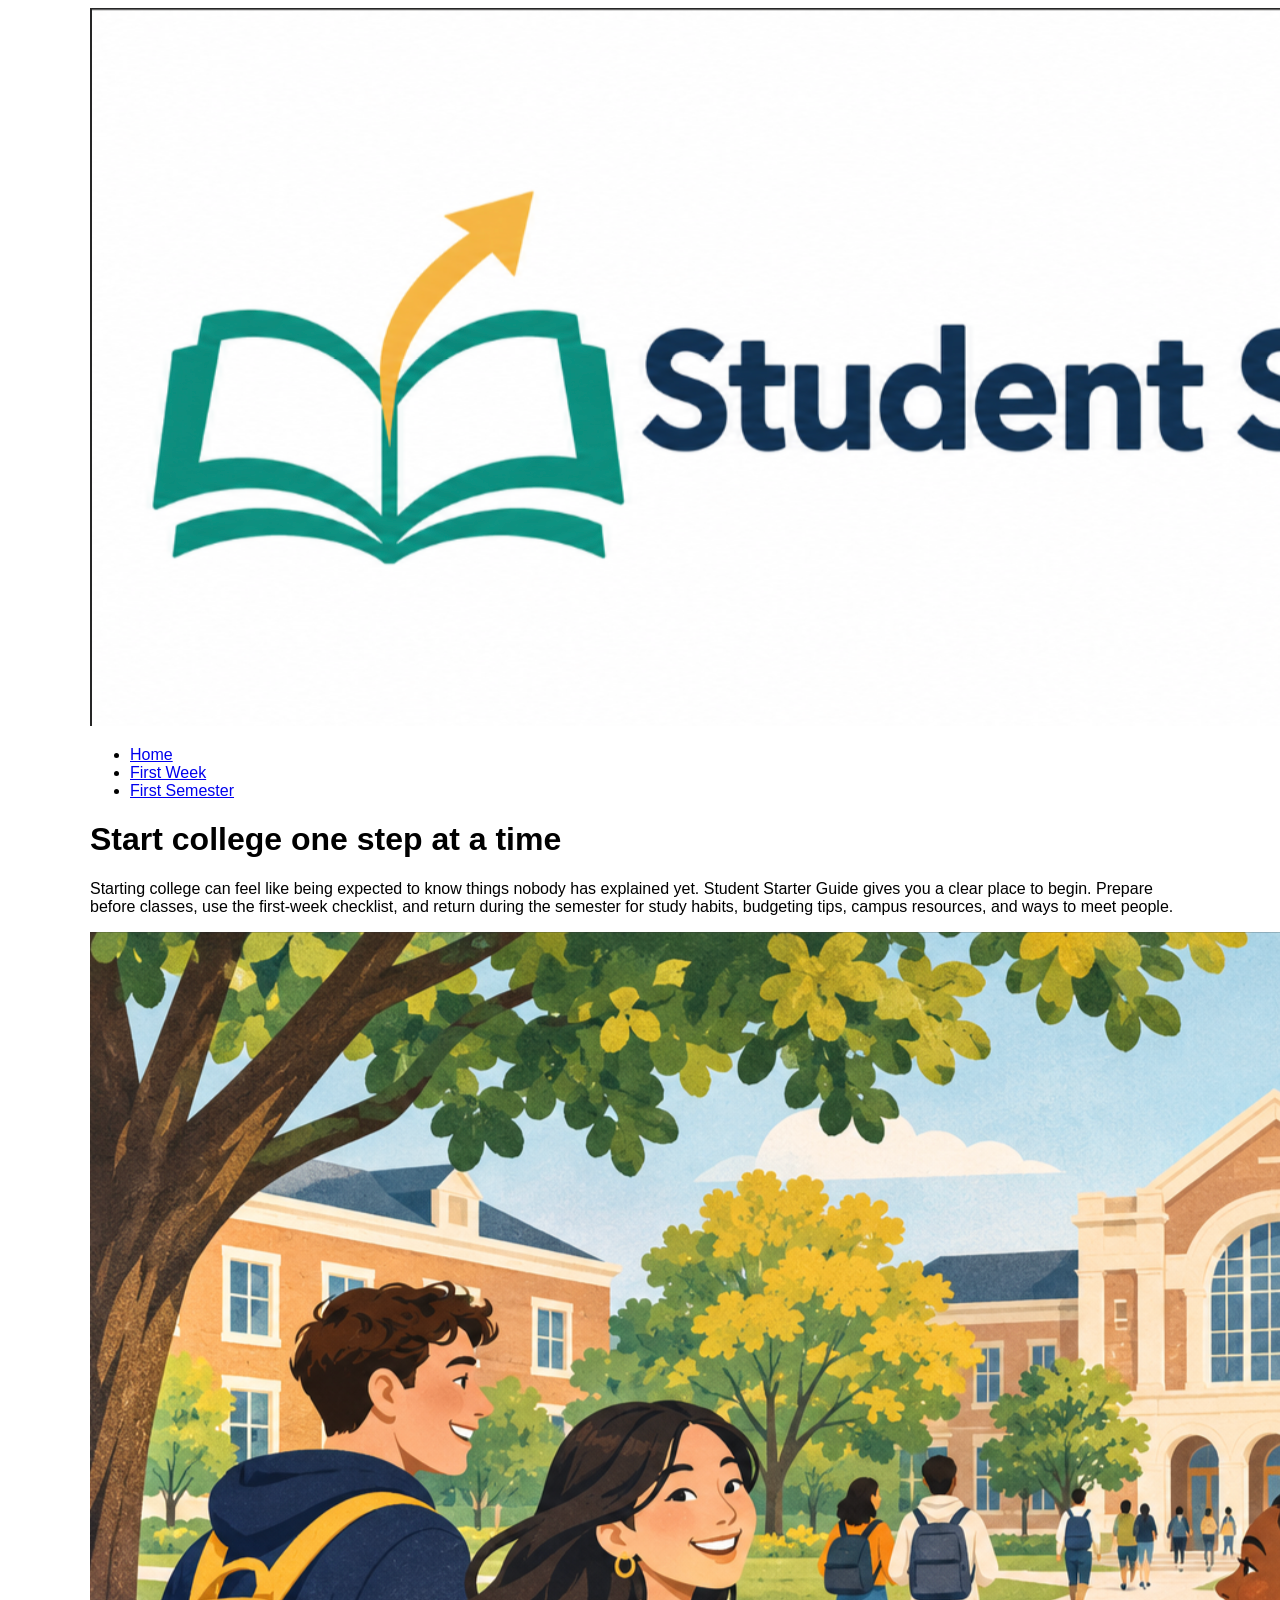
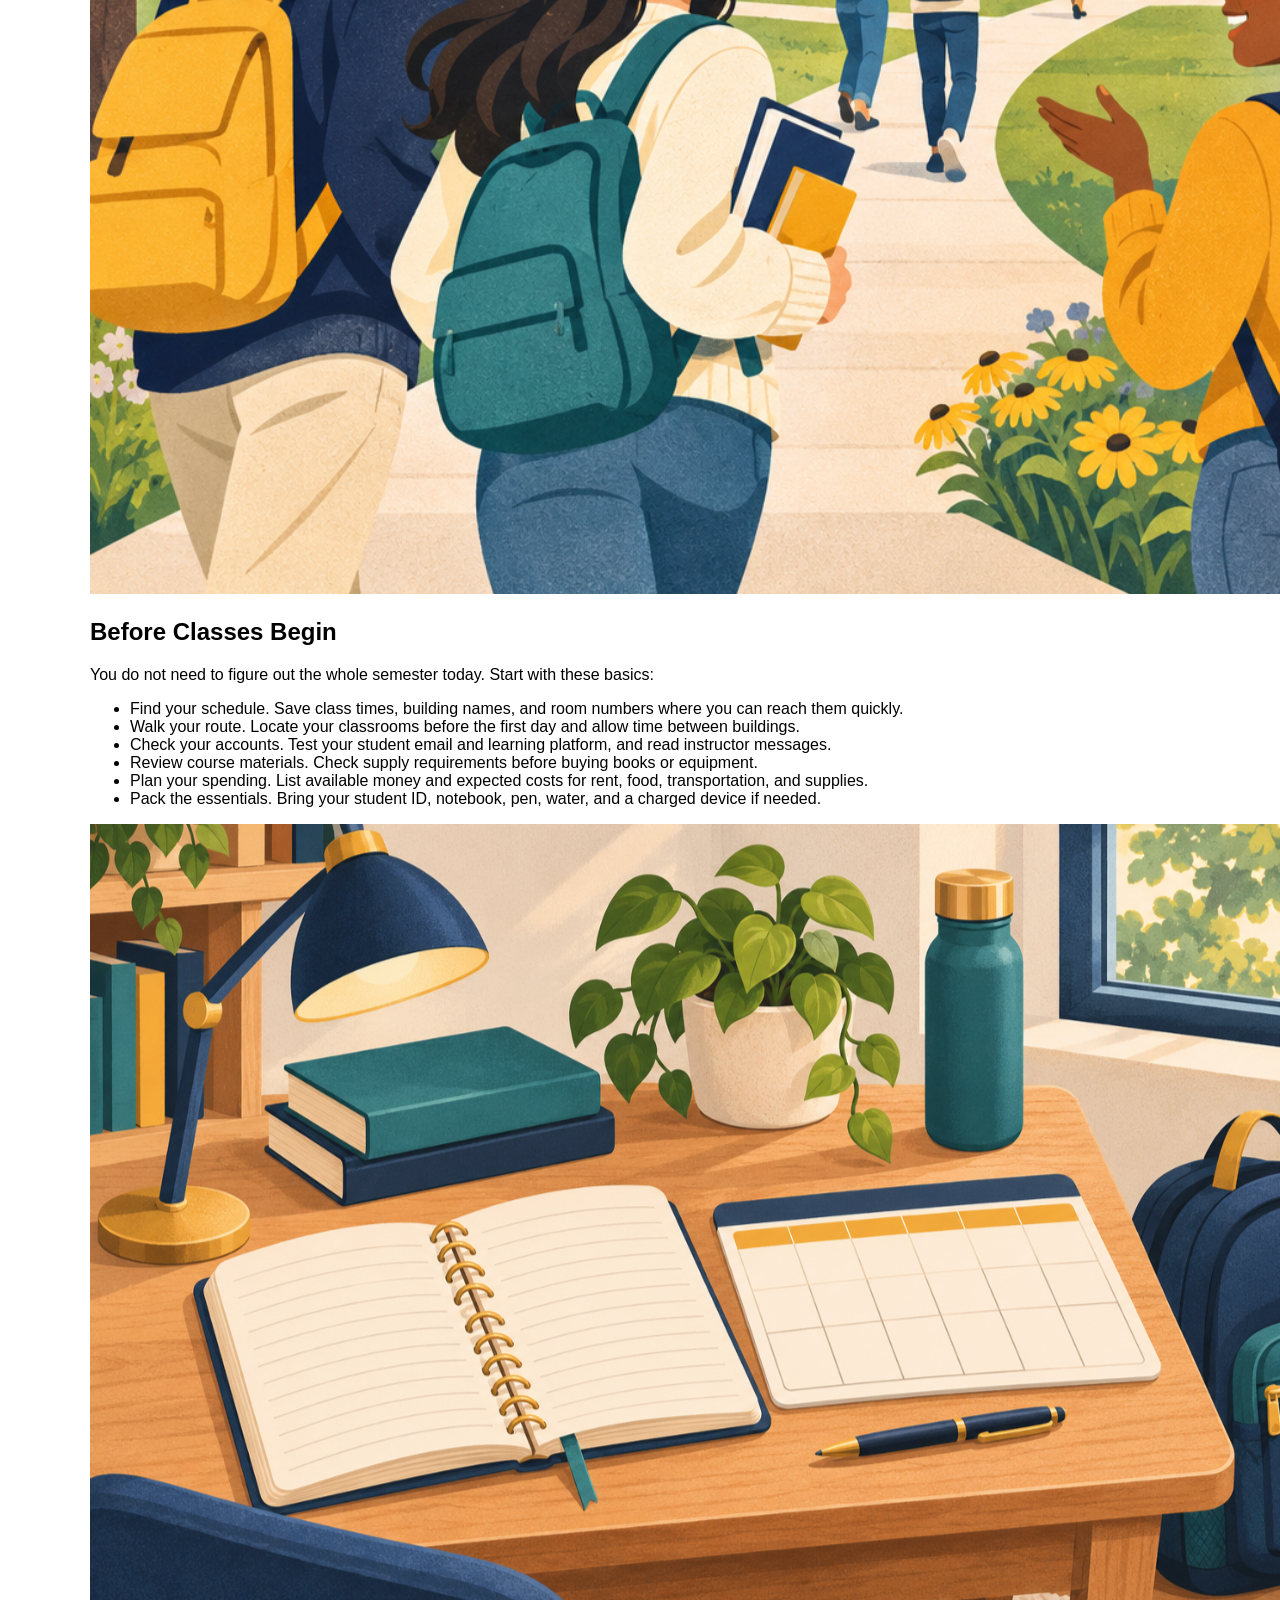
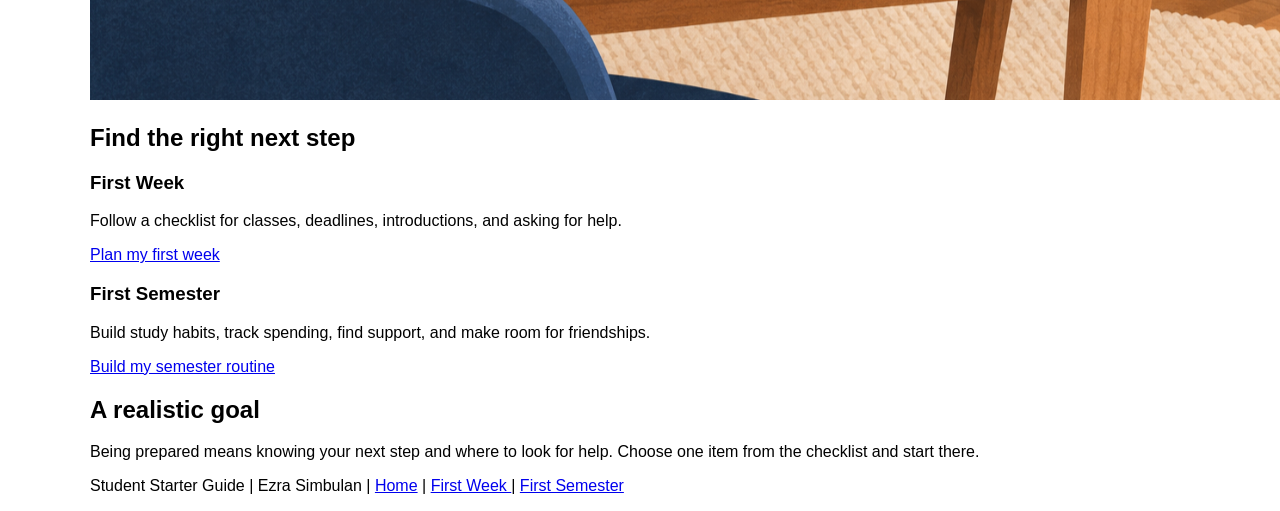
<file: index.html>
<!DOCTYPE html>
<html lang="en">
<head>
    <meta charset="UTF-8">
    <meta name="viewport" content="width=device-width, initial-scale=1.0">
    <title>Ezra Simbulan Home Page</title>
    <link rel="stylesheet" href="styles/styles.css">
</head>
<body>
    <div id="content">
        <header>
            <div class="header">
                <a href="index.html">
                    <img class="logo" src="images/student-starter-guide-logo.png" alt="Student Starter Guide home">
                </a>
                <nav class="nav" aria-label="Main navigation">
                    <ul>
                        <li><a href="index.html" aria-current="page">Home</a></li>
                        <li><a href="first-week.html">First Week</a></li>
                        <li><a href="first_semester/first-semester.html">First Semester</a></li>
                    </ul>
                </nav>
            </div>
        </header>
        <main id="home">
            <div class="main-header">
                <h1>Start college one step at a time</h1>
                <p>Starting college can feel like being expected to know things nobody has explained yet. Student Starter Guide gives you a clear place to begin. Prepare before classes, use the first-week checklist, and return during the semester for study habits, budgeting tips, campus resources, and ways to meet people. </p>
            </div>
            <img class="campus-arrival" src="images/campus-arrival.png" alt="Students carrying backpacks toward college buildings">
            <section id="list">
                <h2>Before Classes Begin</h2>
                <p>You do not need to figure out the whole semester today. Start with these basics: </p>
                 <ul class="before-classes-checklist">
                    <li>Find your schedule. Save class times, building names, and room numbers where you can reach them quickly. </li>
                    <li>Walk your route. Locate your classrooms before the first day and allow time between buildings. </li>
                    <li>Check your accounts. Test your student email and learning platform, and read instructor messages. </li>
                    <li>Review course materials. Check supply requirements before buying books or equipment. </li>
                    <li>Plan your spending. List available money and expected costs for rent, food, transportation, and supplies. </li>
                    <li>Pack the essentials. Bring your student ID, notebook, pen, water, and a charged device if needed. </li>
                </ul>
                <img class="class-preparation" src="images/class-preparation.png" alt="Notebook, planner, pen, and backpack arranged for classes.">
            </section>
            <section id="page-links">
                <h2>Find the right next step</h2>
                <section id="first-week">
                    <h3>First Week</h3>
                    <p>Follow a checklist for classes, deadlines, introductions, and asking for help.</p>
                    <a href="first-week.html">Plan my first week</a>
                </section>
                <section id="first-semester">
                    <h3>First Semester</h3>
                    <p>Build study habits, track spending, find support, and make room for friendships.</p>
                    <a href="first_semester/first-semester.html">Build my semester routine</a>
                </section>
            </section>
            <section class="main-footer">
                <h2>A realistic goal</h2>
                <p>Being prepared means knowing your next step and where to look for help. Choose one item from the checklist and start there. </p>
            </section>
        </main>
        <footer>
            <div class="site-footer">
            <p>Student Starter Guide | Ezra Simbulan | <a href="index.html">Home</a> | <a href="first-week.html"> First Week </a> | <a href="first_semester/first-semester.html"> First Semester</a></p>
            </div>
        </footer>
    </div>
</body>
</html>
</file>
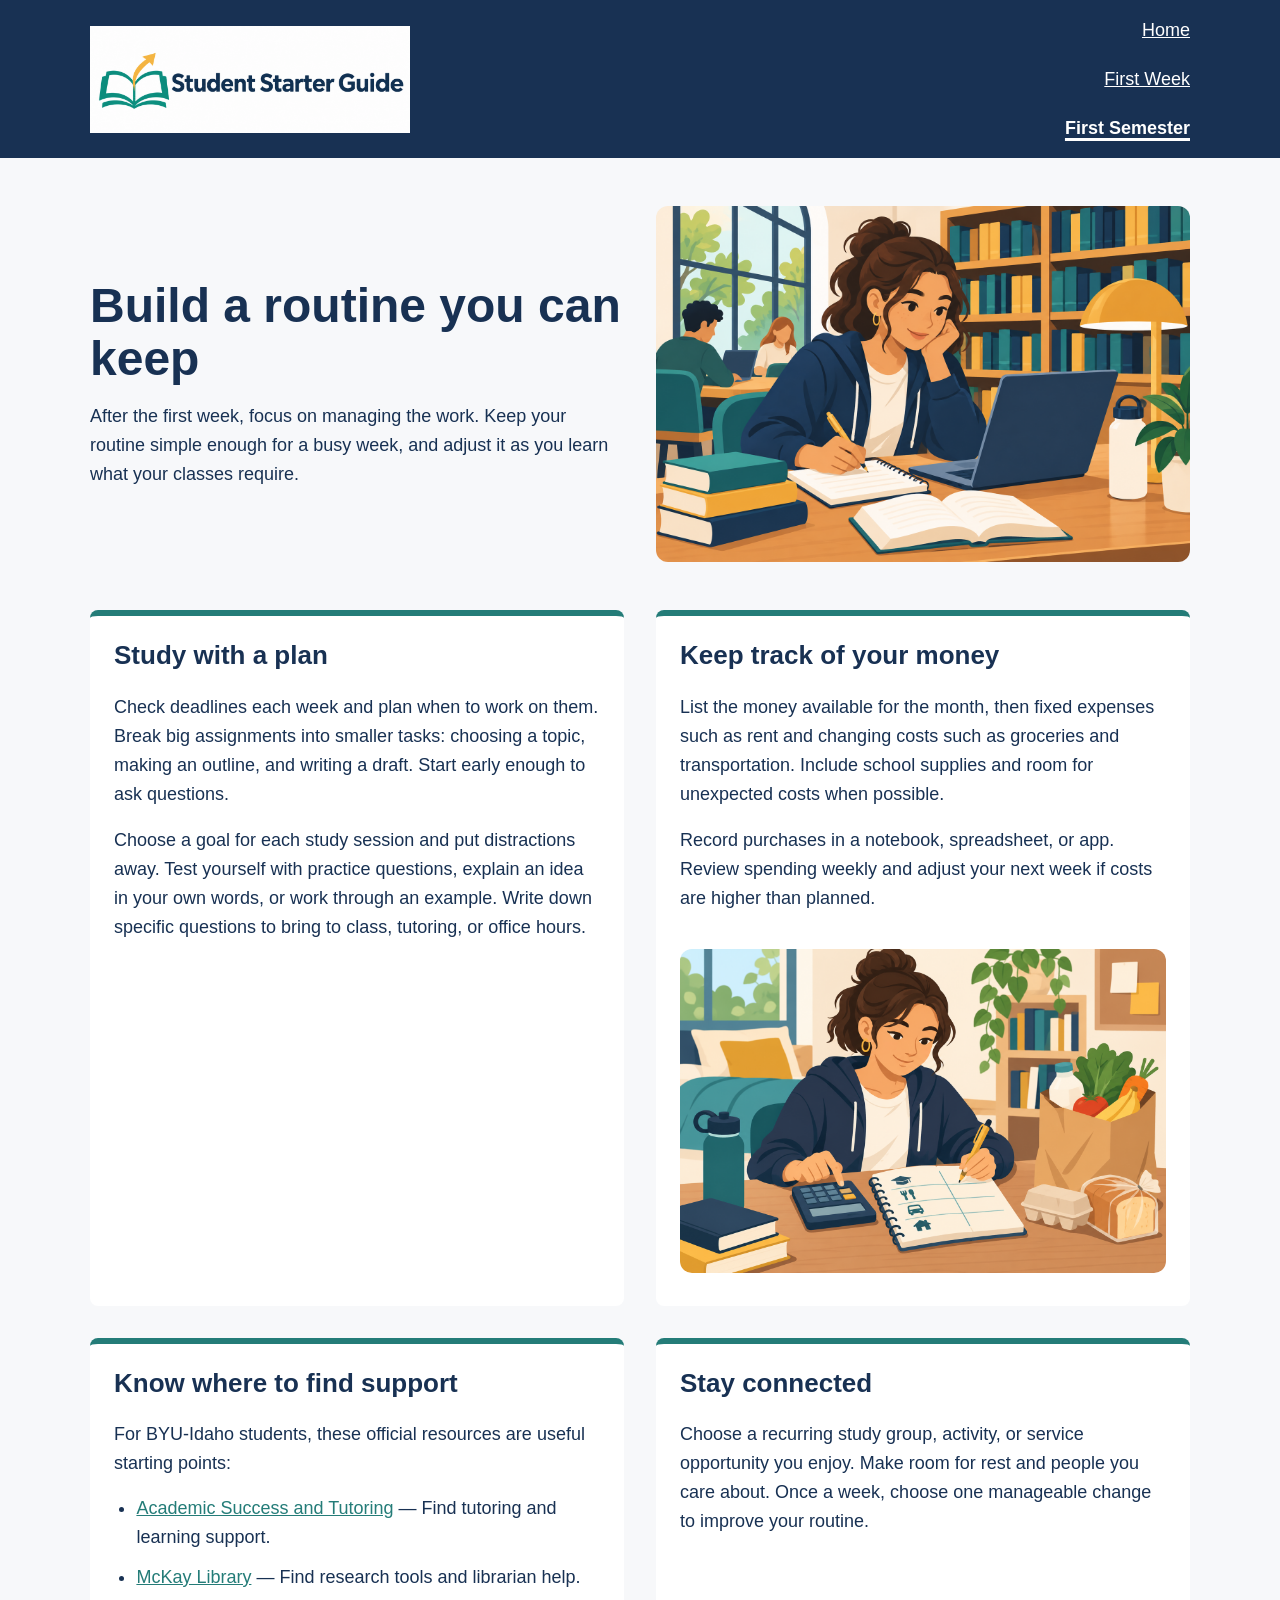
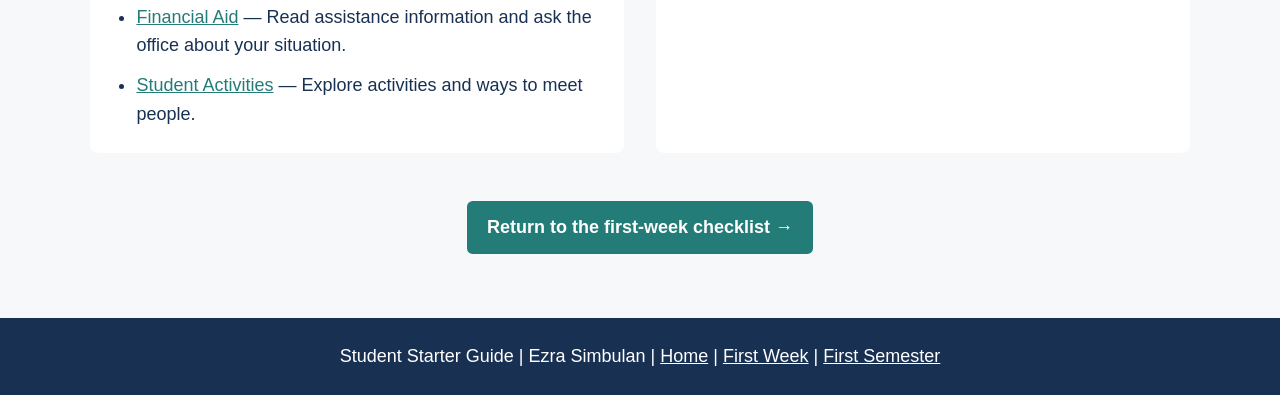
<file: first_semester/first-semester.html>
<!DOCTYPE html>
<html lang="en">
<head>
    <meta charset="UTF-8">
    <meta name="viewport" content="width=device-width, initial-scale=1.0">
    <meta name="description" content="Practical study, budgeting, and support tips for your first semester of college.">
    <title>First Semester | Student Starter Guide</title>
    <link rel="stylesheet" href="styles.css">
</head>
<body>
    <header class="site-header">
        <div class="header-inner">
            <a href="index.html">
                <img class="logo" src="images/student-starter-guide-logo.png" alt="Student Starter Guide home">
            </a>
            <nav class="main-nav" aria-label="Main navigation">
                <ul>
                    <li><a href="index.html">Home</a></li>
                    <li><a href="first-week.html">First Week</a></li>
                    <li><a href="first-semester.html" aria-current="page">First Semester</a></li>
                </ul>
            </nav>
        </div>
    </header>

    <main class="container">
        <section class="hero">
            <div>
                <h1>Build a routine you can keep</h1>
                <p>After the first week, focus on managing the work. Keep your routine simple enough for a busy week, and adjust it as you learn what your classes require.</p>
            </div>
            <img class="hero-image" src="images/focused-study.png" alt="Student working with notes and a laptop in a library.">
        </section>

        <div class="content-grid">
            <section class="content-section">
                <h2>Study with a plan</h2>
                <p>Check deadlines each week and plan when to work on them. Break big assignments into smaller tasks: choosing a topic, making an outline, and writing a draft. Start early enough to ask questions.</p>
                <p>Choose a goal for each study session and put distractions away. Test yourself with practice questions, explain an idea in your own words, or work through an example. Write down specific questions to bring to class, tutoring, or office hours.</p>
            </section>

            <section class="content-section">
                <h2>Keep track of your money</h2>
                <p>List the money available for the month, then fixed expenses such as rent and changing costs such as groceries and transportation. Include school supplies and room for unexpected costs when possible.</p>
                <p>Record purchases in a notebook, spreadsheet, or app. Review spending weekly and adjust your next week if costs are higher than planned.</p>
                <img class="section-image" src="images/student-budget.png" alt="Student planning spending with a notebook, calculator, and groceries.">
            </section>

            <section class="content-section">
                <h2>Know where to find support</h2>
                <p>For BYU-Idaho students, these official resources are useful starting points:</p>
                <ul class="resource-list">
                    <li><a href="https://www.byui.edu/academic-success-and-tutoring/">Academic Success and Tutoring</a> — Find tutoring and learning support.</li>
                    <li><a href="https://library.byui.edu/">McKay Library</a> — Find research tools and librarian help.</li>
                    <li><a href="https://www.byui.edu/financial-aid/">Financial Aid</a> — Read assistance information and ask the office about your situation.</li>
                    <li><a href="https://www.byui.edu/student-activities/search">Student Activities</a> — Explore activities and ways to meet people.</li>
                </ul>
            </section>

            <section class="content-section">
                <h2>Stay connected</h2>
                <p>Choose a recurring study group, activity, or service opportunity you enjoy. Make room for rest and people you care about. Once a week, choose one manageable change to improve your routine.</p>
            </section>
        </div>

        <div class="next-step">
            <a class="button" href="week.html">Return to the first-week checklist →</a>
        </div>
    </main>

    <footer class="site-footer">
        <div class="site-footer-inner">
            <p>Student Starter Guide | Ezra Simbulan | <a href="index.html">Home</a> | <a href="first-week.html">First Week</a> | <a href="first-semester.html">First Semester</a></p>
        </div>
    </footer>
</body>
</html>
</file>
<file: styles/styles.css>
#content{
    background-color: white;
    max-width: 1100px;
    margin: 0 auto;
    font-family: Arial, sans-serif;
}
</file>
<file: first_semester/styles.css>
:root {
    --navy: #183153;
    --teal: #247c78;
    --gold: #f2b84b;
    --off-white: #f7f8fa;
    --white: #ffffff;
}

* {
    box-sizing: border-box;
}

body {
    margin: 0;
    background: var(--off-white);
    color: var(--navy);
    font-family: Arial, sans-serif;
    font-size: 18px;
    line-height: 1.6;
}

a {
    color: var(--teal);
    text-decoration: underline;
}

a:focus-visible,
button:focus-visible {
    outline: 3px solid var(--gold);
    outline-offset: 3px;
}

.site-header {
    background: var(--navy);
    color: var(--white);
}

.header-inner,
.container,
.site-footer-inner {
    width: min(100% - 2rem, 1100px);
    margin: 0 auto;
}

.header-inner {
    display: flex;
    align-items: center;
    justify-content: space-between;
    gap: 2rem;
    padding: 1rem 0;
}

.logo {
    display: block;
    width: min(100%, 320px);
    height: auto;
}

.main-nav ul {
    display: flex;
    flex-wrap: wrap;
    justify-content: flex-end;
    gap: 1.25rem;
    margin: 0;
    padding: 0;
    list-style: none;
}

.main-nav a {
    color: var(--white);
    font-weight: 400;
}

.main-nav a[aria-current="page"] {
    font-weight: 700;
    text-decoration-thickness: 3px;
    text-underline-offset: 0.2em;
}

main {
    padding: 3rem 0 4rem;
}

.hero {
    display: grid;
    grid-template-columns: 1fr 1fr;
    align-items: center;
    gap: 2rem;
    margin-bottom: 3rem;
}

.hero h1 {
    margin: 0 0 1rem;
    font-size: clamp(2.25rem, 5vw, 3rem);
    line-height: 1.1;
}

.hero p {
    margin: 0;
}

.hero-image,
.section-image {
    width: 100%;
    height: auto;
    border-radius: 0.75rem;
    object-fit: cover;
}

.hero-image {
    max-height: 430px;
}

.content-grid {
    display: grid;
    grid-template-columns: 1fr 1fr;
    gap: 2rem;
    margin-bottom: 3rem;
}

.content-section {
    padding: 1.5rem;
    background: var(--white);
    border-top: 6px solid var(--teal);
    border-radius: 0.5rem;
}

.content-section h2 {
    margin-top: 0;
    font-size: 1.625rem;
    line-height: 1.2;
}

.content-section p {
    margin-bottom: 1rem;
}

.content-section ul {
    margin: 0;
    padding-left: 1.4rem;
}

.section-image {
    margin-top: 1.25rem;
    max-height: 330px;
}

.resource-list li + li {
    margin-top: 0.7rem;
}

.next-step {
    text-align: center;
}

.button {
    display: inline-block;
    padding: 0.75rem 1.25rem;
    background: var(--teal);
    color: var(--white);
    font-weight: 700;
    text-decoration: none;
    border-radius: 0.35rem;
}

.button:hover {
    background: var(--navy);
}

.site-footer {
    background: var(--navy);
    color: var(--white);
}

.site-footer-inner {
    padding: 1.5rem 0;
    text-align: center;
}

.site-footer p {
    margin: 0;
}

.site-footer a {
    color: var(--white);
}

@media (max-width: 760px) {
    .header-inner,
    .hero,
    .content-grid {
        grid-template-columns: 1fr;
    }

    .header-inner {
        display: grid;
        gap: 1rem;
    }

    .logo {
        width: min(100%, 280px);
    }

    .main-nav ul {
        justify-content: flex-start;
    }

    main {
        padding-top: 2rem;
    }
}
</file>
